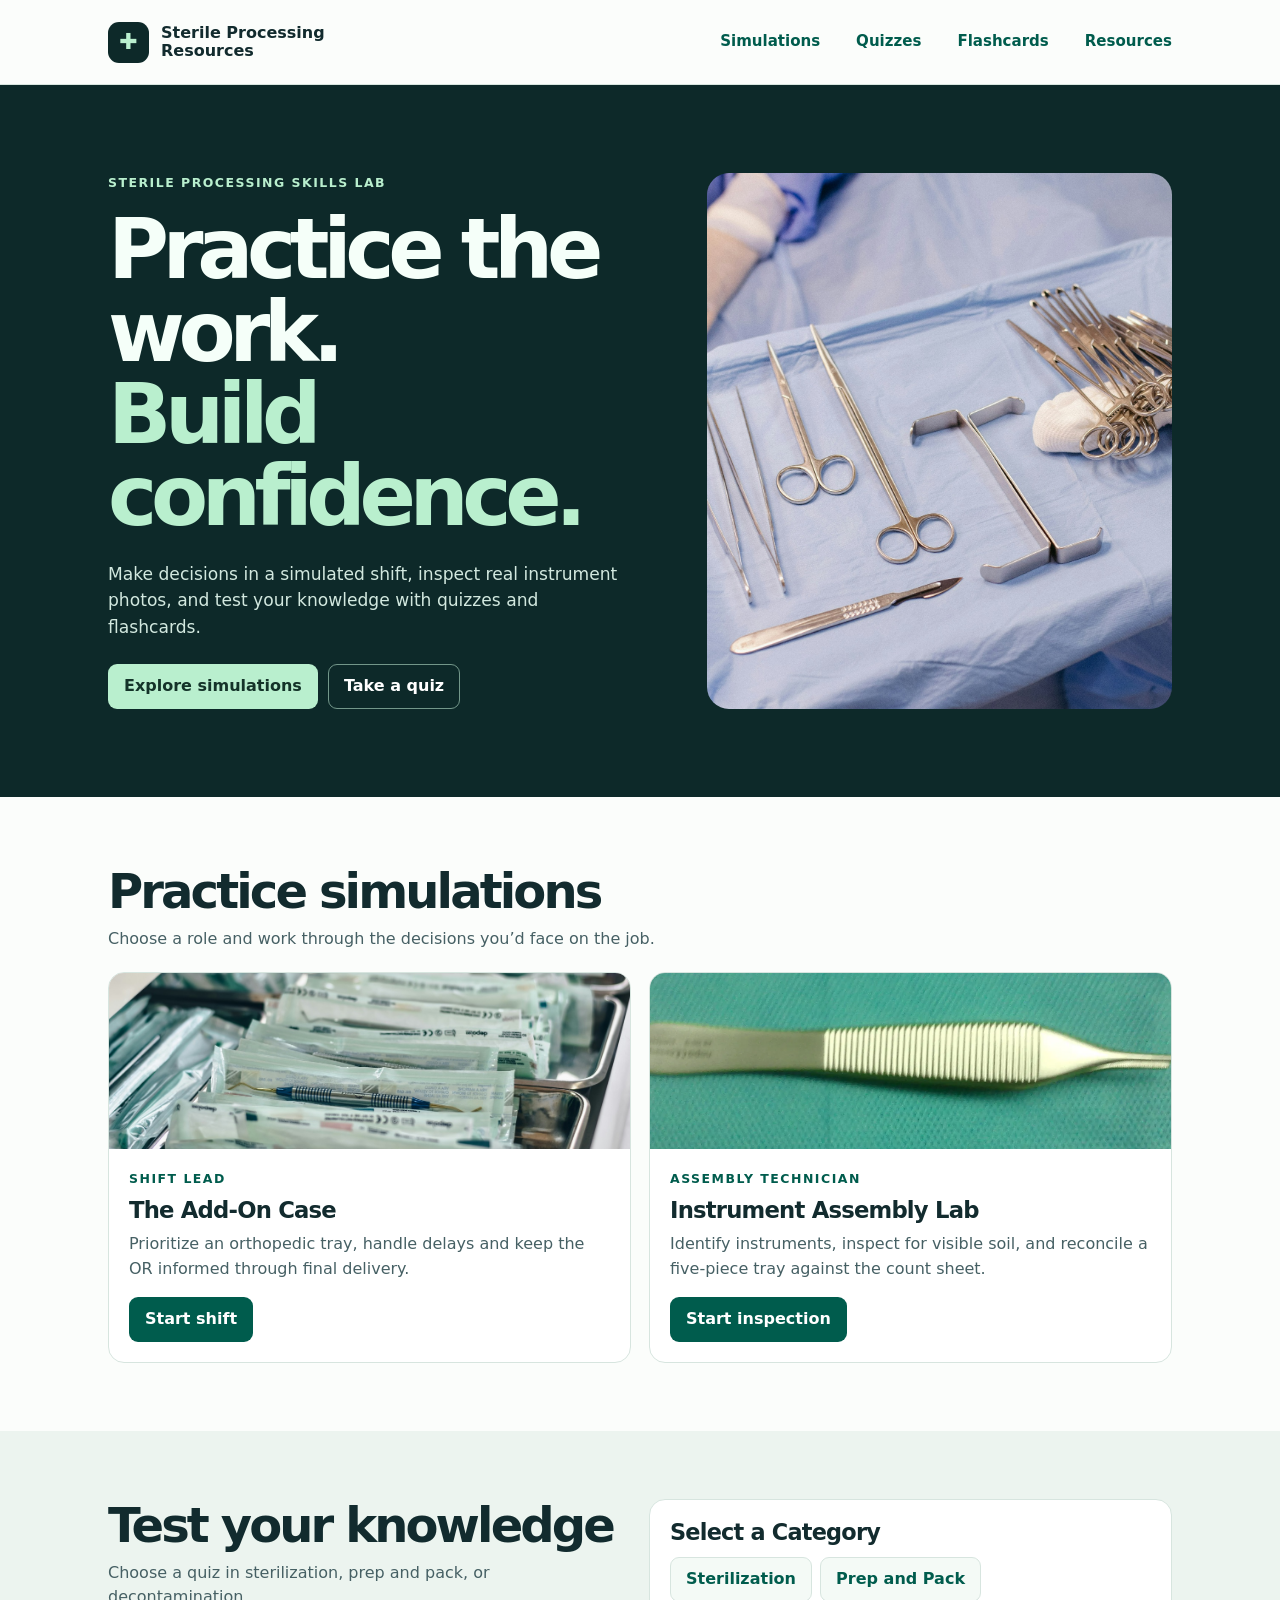
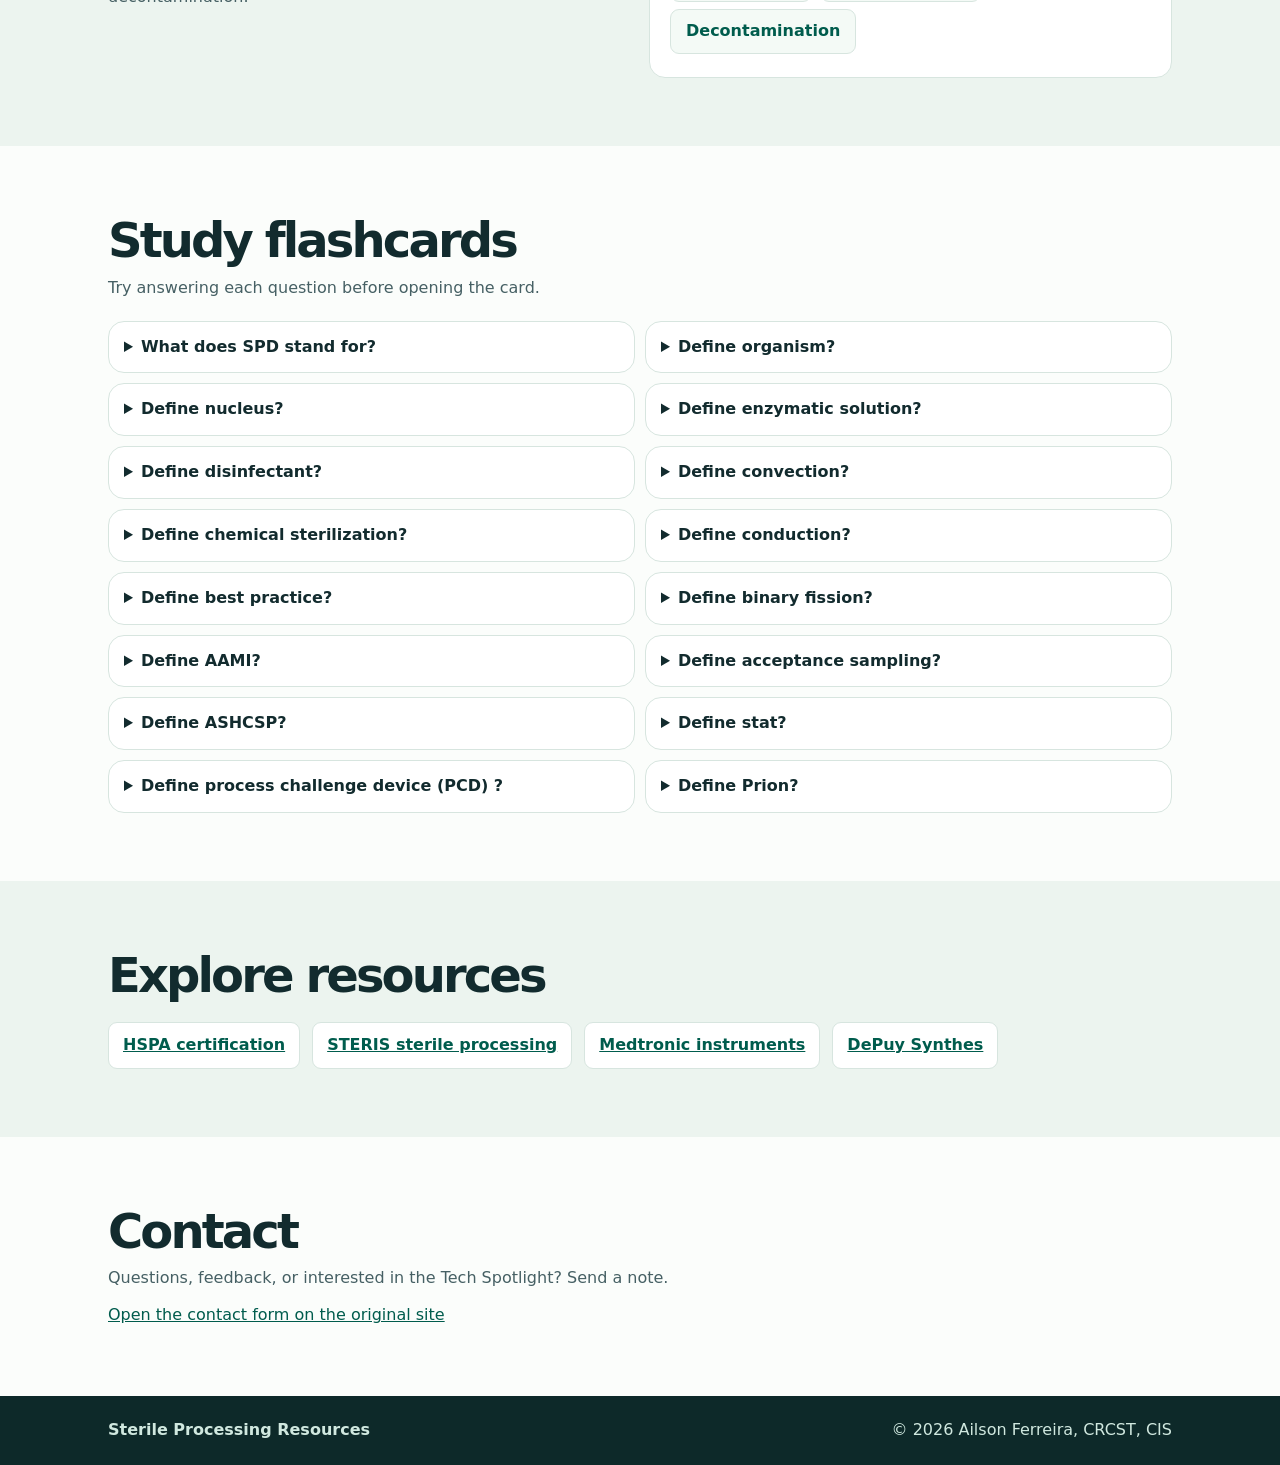
<file: index.html>
<!doctype html>
<html lang="en">
<head><meta charset="utf-8"><meta name="viewport" content="width=device-width, initial-scale=1"><meta name="description" content="Practice sterile processing with interactive simulations, quizzes and flashcards."><title>Sterile Processing Resources | Skills Lab</title><link rel="stylesheet" href="style.css"><script defer src="scritpt.js"></script></head>
<body>
<a class="skip" href="#main">Skip to content</a>
<header class="mast"><div class="shell header"><a class="brand" href="./"><span class="mark" aria-hidden="true">✚</span><span>Sterile Processing<br>Resources</span></a><nav aria-label="Main navigation"><a href="#simulations">Simulations</a><a href="#quizzes">Quizzes</a><a href="#flashcards">Flashcards</a><a href="#resources">Resources</a></nav></div></header>
<main id="main">
<section class="hero"><div class="shell hero-grid"><div class="hero-copy"><p class="eyebrow">STERILE PROCESSING SKILLS LAB</p><h1>Practice the work.<br><em>Build confidence.</em></h1><p class="intro">Make decisions in a simulated shift, inspect real instrument photos, and test your knowledge with quizzes and flashcards.</p><div class="actions"><a class="button primary" href="#simulations">Explore simulations</a><a class="button secondary" href="#quizzes">Take a quiz</a></div></div><figure><img src="instruments3.jpeg" alt="Surgical instruments laid out on a blue work surface" fetchpriority="high"></figure></div></section>
<section id="simulations" class="shell section"><div class="section-head"><h2>Practice simulations</h2><p>Choose a role and work through the decisions you’d face on the job.</p></div>
<div class="sim-grid">
<article class="sim-card"><img src="spd5.jpeg" alt="" loading="lazy"><div class="sim-body"><p class="tag">SHIFT LEAD</p><h3>The Add-On Case</h3><p>Prioritize an orthopedic tray, handle delays and keep the OR informed through final delivery.</p><a class="button primary" href="simulations/">Start shift</a></div></article>
<article class="sim-card"><img src="simulations/instruments/adson.svg" alt="" loading="lazy"><div class="sim-body"><p class="tag">ASSEMBLY TECHNICIAN</p><h3>Instrument Assembly Lab</h3><p>Identify instruments, inspect for visible soil, and reconcile a five-piece tray against the count sheet.</p><a class="button primary" href="simulations/assembly.html">Start inspection</a></div></article>
</div></section>
<section id="quizzes" class="study-band"><div class="shell section study-grid"><div class="section-head"><h2>Test your knowledge</h2><p>Choose a quiz in sterilization, prep and pack, or decontamination.</p></div>
    <div id="quiz-container" class="quiz-container">

        <!-- Category Selection Screen -->
        <div id="category-screen" class="category-screen">
            <h2 class="select-ctg">Select a Category</h2>
            <button onclick="startQuiz('Sterilization')" class="ctg-btn">Sterilization</button>
            <button onclick="startQuiz('Prep and Pack')" class="ctg-btn">Prep and Pack</button>
            <button onclick="startQuiz('Decontamination')" class="ctg-btn">Decontamination</button>
        </div>

        <!-- Active Quiz Screen -->
        <div id="question-screen" style="display: none;" class="question-screen">
            <h2 id="category-title" class="category-title"></h2>
            <p id="question-text" class="question-text"></p>
            <div id="options-container" class="options-container"></div>
        </div>

        <!-- End Game Screen -->
        <div id="result-screen" style="display: none;" class="result-screen">
            <h2>Quiz Completed!</h2>
            <p id="score-text"></p>
            <button onclick="resetQuiz()" class="back-btn">Back to Categories</button>
        </div>
    </div>

</div></section>
<section id="flashcards" class="shell section"><div class="section-head"><h2>Study flashcards</h2><p>Try answering each question before opening the card.</p></div><div class="flashcard-grid"><details class="flashcard"><summary>What does SPD stand for?</summary><p>Sterile Processing Department</p></details><details class="flashcard"><summary>Define organism?</summary><p>Living thing, plant or animal; may be uincellular or malticellular</p></details><details class="flashcard"><summary>Define nucleus?</summary><p>Functional center of a cell that governs activity and heredity</p></details><details class="flashcard"><summary>Define enzymatic solution?</summary><p>Solution containing special enzymes that dissolves proteinaceous materials</p></details><details class="flashcard"><summary>Define disinfectant?</summary><p>Chemical that kills most pathogenic organisms, but not all spores</p></details><details class="flashcard"><summary>Define convection?</summary><p>Process of heat transfer by the circulation of currents form one area to another</p></details><details class="flashcard"><summary>Define chemical sterilization?</summary><p>Porcess using a chemical agent to render a product free of viable microorganisms</p></details><details class="flashcard"><summary>Define conduction?</summary><p>Heat transfer method in which heat is absorbed by an item's exterior surface and passed inward to
                        the next layer</p></details><details class="flashcard"><summary>Define best practice?</summary><p>A method or technique that has consistently shown results superior to those achieve with other
                        means</p></details><details class="flashcard"><summary>Define binary fission?</summary><p>Typical method of bacterial reproduction in which a cell divides into two equal parts</p></details><details class="flashcard"><summary>Define AAMI?</summary><p>Abbreviation for Association for the Advancement of Medical Instrumentation</p></details><details class="flashcard"><summary>Define acceptance sampling?</summary><p>Inspection of a sample from a larger lot to decide whether the lot should be accepted</p></details><details class="flashcard"><summary>Define ASHCSP?</summary><p>Abbreviation for American Society of Healthcare Central Service Personnel</p></details><details class="flashcard"><summary>Define stat?</summary><p>Abbreviation for the Latin "statim," meaning immediately or at once</p></details><details class="flashcard"><summary>Define process challenge device (PCD) ?</summary><p>Object that simulates a predetermined set of conditions when use to test sterilizing agents</p></details><details class="flashcard"><summary>Define Prion?</summary><p>An infectious protein particle that, unlike a virus, contains no nucleic acid, does not trigger
                        an immune response and is not destroyed by extreme heat or cold</p></details></div></section>
<section id="resources" class="study-band"><div class="shell section"><div class="section-head"><h2>Explore resources</h2></div><div class="resources">
<a href="https://myhspa.org/">HSPA certification</a><a href="https://www.steris.com/healthcare/sterile-processing">STERIS sterile processing</a><a href="https://www.medtronic.com/en-us/healthcare-professionals/products/access-instruments.html">Medtronic instruments</a><a href="https://www.jnjmedtech.com/en-US/companies/depuy-synthes">DePuy Synthes</a></div></div></section>
<section id="contact" class="shell section contact"><div><h2>Contact</h2><p>Questions, feedback, or interested in the Tech Spotlight? Send a note.</p></div>
<form name="spr-contact" method="POST" data-netlify="true" hidden id="contact-form"><input type="hidden" name="form-name" value="spr-contact"><label for="full-name">Name</label><input id="full-name" name="full-name" required><label for="email">Email</label><input id="email" name="email" type="email" required><label for="message">Message</label><textarea id="message" name="message" required></textarea><button class="button primary">Send message</button></form>
<p id="contact-link"><a href="https://sterileprocessingresources.netlify.app/#contact">Open the contact form on the original site</a></p></section>
</main>
<footer><div class="shell footer"><strong>Sterile Processing Resources</strong><span>© 2026 Ailson Ferreira, CRCST, CIS</span></div></footer>
</body></html>
</file>
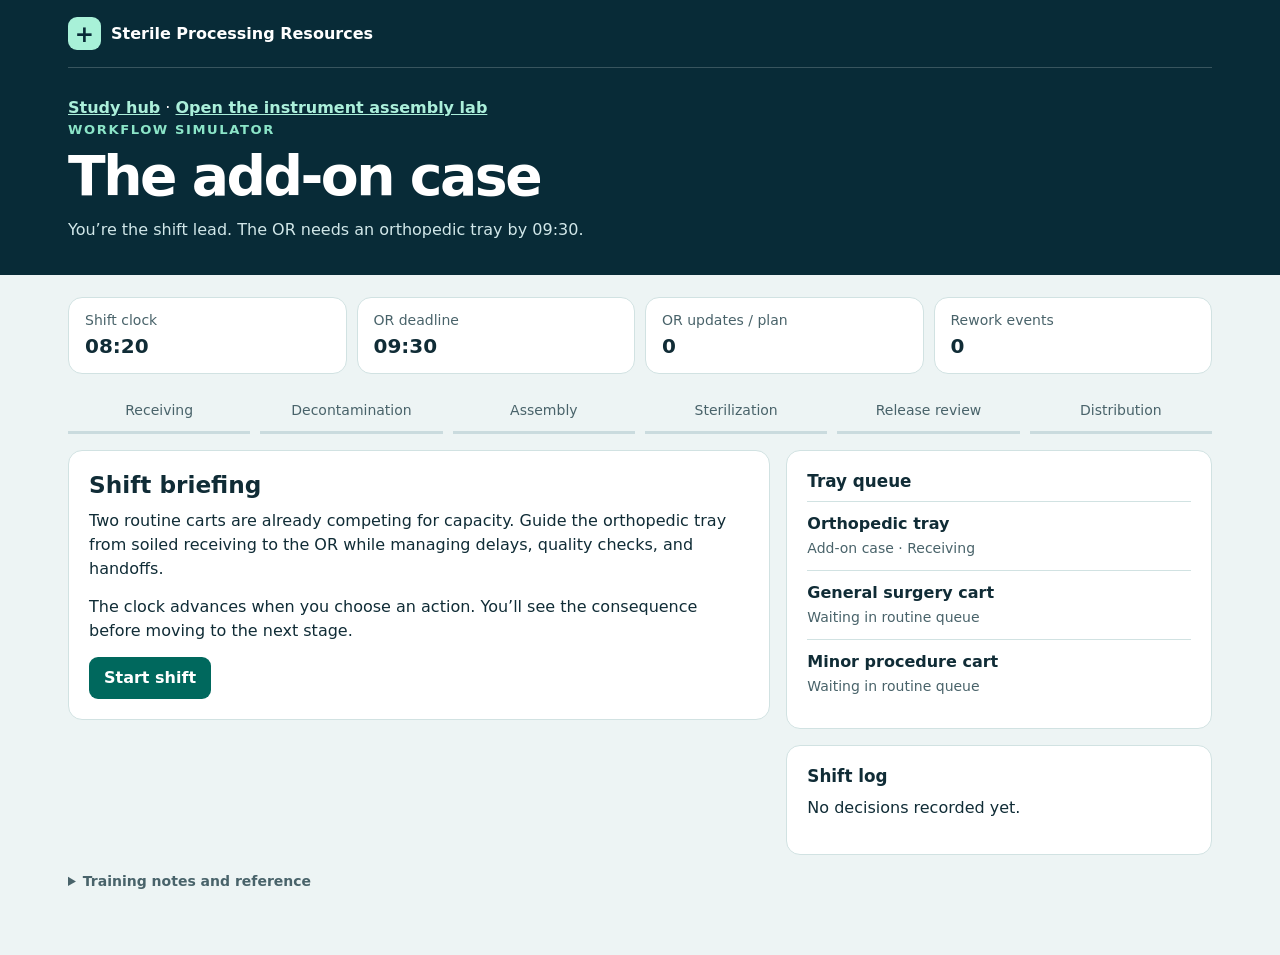
<file: simulations/index.html>
<!doctype html>
<html lang="en">
<head>
<meta charset="utf-8">
<meta name="viewport" content="width=device-width, initial-scale=1">
<meta name="description" content="Practice prioritization, quality checks, and OR communication in a simulated sterile processing shift.">
<title>Sterile Processing Workflow Simulator</title>
<style>
:root{font-family:system-ui,sans-serif;color:#102c36;background:#edf4f4;line-height:1.5;--ink:#092d37;--teal:#00685d;--line:#d1e2e2;--muted:#49636a}*{box-sizing:border-box}body{margin:0}header{background:#082b37;color:#fff}.wrap{max-width:1200px;margin:auto;padding:0 28px}.bar{display:flex;justify-content:space-between;gap:16px;align-items:center;padding-block:17px;border-bottom:1px solid #ffffff32}.brand{display:flex;gap:10px;align-items:center;font-weight:750}.mark{display:grid;place-items:center;width:33px;height:33px;border-radius:9px;background:#a8f1d8;color:#082b37;font-size:23px}.hero{padding-block:28px 33px}.eyebrow{color:#8be5c8;font-weight:750;letter-spacing:.12em;font-size:.82rem;text-transform:uppercase}h1{margin:7px 0;font-size:clamp(2rem,5vw,3.45rem);line-height:1.07;letter-spacing:-.045em}.hero p{margin:12px 0 0;color:#d1e7e9}main{padding-block:22px 32px!important}.metrics,.flow{display:grid;gap:10px}.metrics{grid-template-columns:repeat(4,1fr);margin-bottom:16px}.metric,.card{background:#fff;border:1px solid var(--line);border-radius:14px}.metric{padding:12px 16px}.metric span{display:block;color:var(--muted);font-size:.875rem}.metric strong{font-size:1.25rem}.flow{grid-template-columns:repeat(6,1fr);margin:0 0 16px;padding:0;list-style:none}.flow li{padding:10px 8px;text-align:center;font-size:.875rem;color:var(--muted);border-bottom:3px solid #cadbde}.flow li.active{border-color:var(--teal);color:var(--teal);background:#d9f1e9;font-weight:750;border-radius:8px 8px 0 0}.grid{display:grid;grid-template-columns:1.65fr 1fr;gap:16px;align-items:start}.card{padding:20px;margin-bottom:16px}h2,h3{line-height:1.2;margin:0 0 10px}h2{font-size:1.45rem}h3{font-size:1.05rem}p{margin:0 0 14px}.stage{color:var(--teal);font-size:.875rem;font-weight:750;margin-bottom:8px}.choices{display:grid;gap:9px}button{font:inherit;cursor:pointer;border-radius:9px;font-weight:700}button:focus-visible,a:focus-visible{outline:3px solid #d28100;outline-offset:3px}.choice{background:#f8fbfb;border:1px solid #bcd3d4;text-align:left;color:var(--ink);padding:11px 13px}.choice:hover{background:#e3f4ef;border-color:var(--teal)}.primary,.restart{color:white;border:1px solid transparent;background:var(--teal);padding:8px 14px}.primary:hover{background:#005247}.lab-link{color:#abefda;font-weight:750}.restart{background:transparent;border-color:#8db2b8}.restart:hover{background:#ffffff22}.feedback{margin:0 0 15px;padding:12px;border-left:4px solid var(--teal);background:#edf8f4}.queue{padding:0;margin:0;list-style:none}.queue li{border-top:1px solid var(--line);padding:10px 0}.queue strong{display:block}.queue span,.log time,footer{color:var(--muted);font-size:.875rem}.log{padding-left:20px;margin-bottom:0}.log li{margin:0 0 9px}.log time{display:block;font-weight:700}.logs{max-height:275px;overflow:auto}.results{padding-left:21px}.results li{margin-bottom:7px}a{color:var(--teal)}footer{padding:0 0 24px}summary{cursor:pointer;font-weight:700;margin-bottom:7px}@media(max-width:740px){.grid{grid-template-columns:1fr}.flow{grid-template-columns:repeat(3,1fr)}.wrap{padding-inline:16px}.metrics{grid-template-columns:repeat(2,1fr)}.brand{font-size:.875rem}.card{padding:16px}}
</style>
</head>
<body>
<header><div class="wrap"><div class="bar"><div class="brand"><span class="mark" aria-hidden="true">+</span>Sterile Processing Resources</div><button class="restart" id="restart" hidden>Restart shift</button></div>
<div class="hero"><a class="lab-link" href="../">Study hub</a> · <a class="lab-link" href="assembly.html">Open the instrument assembly lab</a><div class="eyebrow">Workflow simulator</div><h1>The add-on case</h1><p>You’re the shift lead. The OR needs an orthopedic tray by 09:30.</p></div></div></header>
<main class="wrap">
<section class="metrics" aria-label="Shift status" id="metrics"></section>
<ol class="flow" id="flow" aria-label="Orthopedic tray workflow"></ol>
<div class="grid">
<section class="card" id="decision" aria-labelledby="decision-title"></section>
<aside aria-label="Shift activity">
<section class="card"><h3>Tray queue</h3><ul class="queue" id="queue"></ul></section>
<section class="card"><h3>Shift log</h3><div id="timeline"></div></section>
</aside>
</div>
<footer><details><summary>Training notes and reference</summary>
<p>This fictional scenario uses compressed time and simplified queues. For clinical work, follow your facility’s policies and the applicable manufacturer instructions for use. Release decisions require the full set of checks applicable to the load.</p>
<a href="https://www.cdc.gov/infection-control/hcp/disinfection-sterilization/sterilizing-practices.html">CDC sterilizing practices</a>
</details></footer>
</main>
<script>
'use strict';

const stages = ['Receiving', 'Decontamination', 'Assembly', 'Sterilization', 'Release review', 'Distribution'];
const start = 8 * 60 + 20;
const deadline = 9 * 60 + 30;
const steps = [
  {
    title: 'The OR calls with an add-on',
    prompt: 'Three carts arrive together. The orthopedic tray is on the newest cart. Review competing priorities and decide how to respond.',
    choices: [
      { label: 'Confirm the deadline, prioritize the tray, and tell the OR when you’ll update them', time: 3, communication: true, detail: 'You confirmed the case need and established an update plan with the OR.' },
      { label: 'Process the carts in arrival order and defer the OR callback', time: 19, routineFirst: true, detail: 'Both routine carts moved ahead. The orthopedic tray waited and the OR had no estimate.', lesson: 'Confirm urgency and give the OR an update plan before committing the queue.' },
      { label: 'Prioritize the orthopedic tray and start work before calling back', time: 2, detail: 'The tray advanced, but the OR still had no estimate.', lesson: 'Pair prioritization with a clear update to the OR.' }
    ]
  },
  {
    title: 'A device needs a verified cleaning process',
    prompt: 'The orthopedic tray includes an unfamiliar reusable device. The technician can’t confirm the cleaning instructions at the station.',
    choices: [
      { label: 'Hold the device, retrieve the current instructions, and verify the cleaning process', time: 12, detail: 'The technician confirmed the applicable instructions before processing the device.' },
      { label: 'Use the department’s routine cleaning workflow for a similar device', time: 23, rework: true, detail: 'A verification gap was flagged at handoff. The device was held and reprocessed using verified instructions.', lesson: 'Use the specific device’s current instructions for use before processing.' }
    ]
  },
  {
    title: 'Assembly finds a damaged instrument',
    prompt: 'A clamp fails its function check. A compatible, processed spare is available. The OR is waiting for an updated estimate.',
    choices: [
      { label: 'Remove and document the damaged clamp, verify the spare, and update the OR', time: 9, communication: true, detail: 'The damaged clamp was removed from service. The verified spare restored the set and the OR got a revised estimate.' },
      { label: 'Hold the entire tray and ask the OR to reschedule while you wait for a full backup set', time: 23, communication: true, detail: 'The tray stayed on hold until a verified backup arrived. The OR had time to adjust the schedule.', lesson: 'Check for a suitable, verified replacement when a single item fails inspection.' },
      { label: 'Leave the clamp in the set and flag it on the count sheet', time: 20, rework: true, detail: 'The set was stopped before sterilization for a rebuild. A note on the count sheet did not resolve the failed check.', lesson: 'Remove damaged instruments from service and document the action.' }
    ]
  },
  {
    title: 'A sterilizer becomes available',
    prompt: 'A compatible load is ready. The OR asks for a firm delivery time. You can send the load now or wait for the next scheduled run.',
    choices: [
      { label: 'Use the verified compatible cycle and tell the OR the estimate depends on release checks', time: 22, communication: true, detail: 'The load ran on the compatible cycle and the OR received a conditional estimate.' },
      { label: 'Use the next scheduled compatible run and update the OR about the wait', time: 33, communication: true, detail: 'The load ran later. The OR could plan around the wait.', lesson: 'Use the available compliant run when it meets the tray’s requirements and the case need.' }
    ]
  },
  {
    title: 'The release record is incomplete',
    prompt: 'The load is awaiting release. One required monitoring record is missing from the electronic log. A traceable backup record is available for review.',
    choices: [
      { label: 'Hold the load and reconcile the record before authorizing release', time: 8, detail: 'You reconciled the traceable record and verified the applicable release criteria before release.' },
      { label: 'Try to release the tray based on the checks already visible', time: 19, rework: true, detail: 'Release was blocked. The tray stayed on hold while the missing record was reconciled and the release review repeated.', lesson: 'Keep the load on hold until all required information and release criteria are verified.' }
    ]
  },
  {
    title: 'The tray is cleared for distribution',
    prompt: 'The package is intact and the release record is complete. The tray needs to reach the correct OR pickup point.',
    choices: [
      { label: 'Confirm the destination, record the handoff, and notify the OR', time: 6, communication: true, detail: 'The tray was delivered to the confirmed pickup point and the handoff was recorded.' },
      { label: 'Send it with the general cart and let the OR locate it', time: 17, detail: 'The tray reached the OR after a search, and the handoff was documented late.', lesson: 'Confirm the destination and record the handoff for traceability.' }
    ]
  }
];

const element = id => document.getElementById(id);
const clock = minutes => String(Math.floor(minutes / 60)).padStart(2, '0') + ':' + String(minutes % 60).padStart(2, '0');
let state;

function reset() {
  state = { index: 0, minute: start, entries: [], pending: null, started: false };
  render();
}

function choose(choice) {
  if (state.pending || state.index >= steps.length) return;
  state.minute += choice.time;
  state.pending = choice;
  state.entries.push({ ...choice, minute: state.minute });
  render(true);
}

function render(focus = false) {
  const complete = state.index === steps.length;
  const busy = state.started && !complete;
  const current = Math.min(state.index, stages.length - 1);
  const counts = {
    rework: state.entries.filter(entry => entry.rework).length,
    updates: state.entries.filter(entry => entry.communication).length
  };
  element('restart').hidden = !state.started;
  element('metrics').innerHTML = [
    ['Shift clock', clock(state.minute)],
    ['OR deadline', clock(deadline)],
    ['OR updates / plan', counts.updates],
    ['Rework events', counts.rework]
  ].map(([label, value]) => '<div class="metric"><span>' + label + '</span><strong>' + value + '</strong></div>').join('');
  element('flow').innerHTML = stages.map((stage, index) => {
    const active = busy && current === index;
    return '<li' + (active ? ' class="active" aria-current="step"' : '') + '>' + (index < state.index ? '✓ ' : '') + stage + '</li>';
  }).join('');
  const ortho = complete ? 'Delivered at ' + clock(state.minute) :
    state.pending ? 'Decision recorded · ' + stages[current] : stages[current];
  const routine = state.entries[0]?.routineFirst ? 'Moved ahead at intake' : 'Waiting in routine queue';
  element('queue').innerHTML = '<li><strong>Orthopedic tray</strong><span>Add-on case · ' + ortho + '</span></li>' +
    '<li><strong>General surgery cart</strong><span>' + routine + '</span></li>' +
    '<li><strong>Minor procedure cart</strong><span>' + routine + '</span></li>';
  element('timeline').innerHTML = state.entries.length
    ? '<div class="logs"><ol class="log" reversed>' + [...state.entries].reverse().map(entry =>
      '<li><time>' + clock(entry.minute) + '</time><strong>' + entry.label + '</strong><br>' + entry.detail + '</li>').join('') + '</ol></div>'
    : '<p>No decisions recorded yet.</p>';
  const decision = element('decision');
  if (!state.started) {
    decision.innerHTML = '<h2 id="decision-title" tabindex="-1">Shift briefing</h2><p>Two routine carts are already competing for capacity. Guide the orthopedic tray from soiled receiving to the OR while managing delays, quality checks, and handoffs.</p><p>The clock advances when you choose an action. You’ll see the consequence before moving to the next stage.</p><button class="primary" id="begin">Start shift</button>';
    element('begin').onclick = () => { state.started = true; render(true); };
  } else if (complete) {
    const difference = state.minute - deadline;
    const timing = difference > 0 ? difference + ' min late' : difference < 0 ? -difference + ' min early' : 'on time';
    const lessons = state.entries.filter(entry => entry.lesson);
    decision.innerHTML = '<div class="stage">Shift debrief</div><h2 id="decision-title" tabindex="-1">Tray delivered ' + timing +
      '</h2><p>Documented OR handoff completed at ' + clock(state.minute) + '. The tray cleared the simulated release checks before delivery.</p>' +
      '<p><strong>' + counts.rework + '</strong> rework events · <strong>' + counts.updates + '</strong> OR updates or communication plans</p>' +
      (lessons.length ? '<h3>What to try next time</h3><ul class="results">' + lessons.map(entry => '<li>' + entry.lesson + '</li>').join('') + '</ul>' :
        '<p>You followed the verified workflow, handled the damaged instrument, and kept the OR informed.</p>') +
      '<button class="primary" id="replay">Play again</button>';
    element('replay').onclick = () => { reset(); element('begin').focus(); };
  } else {
    const step = steps[current];
    decision.innerHTML = '<div class="stage">' + stages[current] + ' · ' + (current + 1) + ' of ' + stages.length + '</div>' +
      '<h2 id="decision-title" tabindex="-1">' + step.title + '</h2><p>' + step.prompt + '</p>';
    if (state.pending) {
      decision.insertAdjacentHTML('beforeend', '<div class="feedback" id="outcome" tabindex="-1"><strong>Decision outcome · +' + state.pending.time +
        ' min</strong><p>' + state.pending.detail + '</p></div><button class="primary" id="next">' + (current === stages.length - 1 ? 'View debrief' : 'Continue') + '</button>');
      element('next').onclick = () => { state.pending = null; state.index++; render(true); };
    } else {
      const choices = document.createElement('div');
      choices.className = 'choices';
      step.choices.forEach(choice => {
        const button = document.createElement('button');
        button.className = 'choice';
        button.textContent = choice.label;
        button.onclick = () => choose(choice);
        choices.append(button);
      });
      decision.append(choices);
    }
  }
  if (focus) (element('outcome') || element('decision-title')).focus();
}

element('restart').onclick = () => {
  if (state.index < steps.length && !window.confirm('Restart this shift and clear your decisions?')) return;
  reset();
  element('begin').focus();
};
reset();
</script>
</body>
</html>
</file>
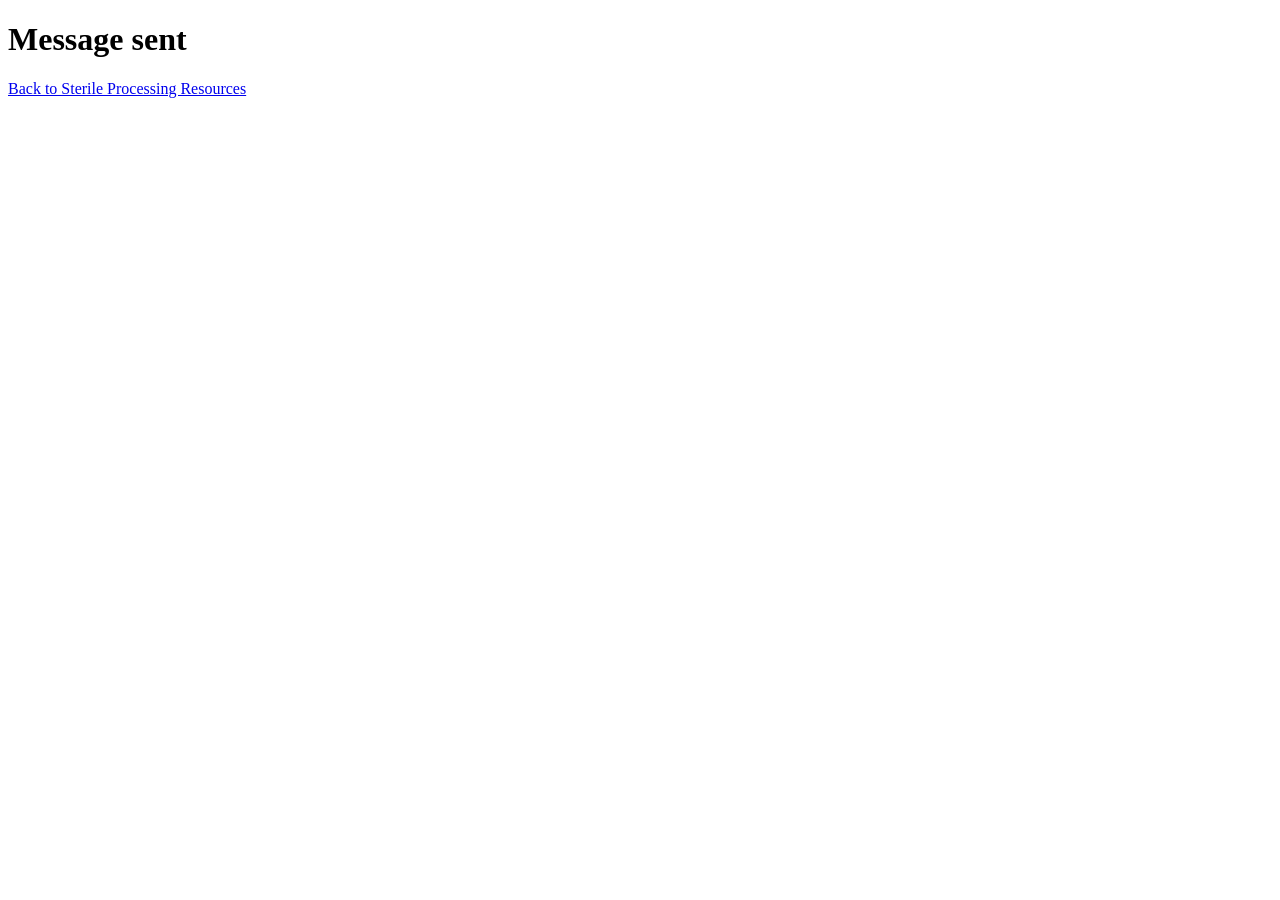
<file: contact-sent.html>
<!doctype html><html lang="en"><meta charset="utf-8"><meta name="viewport" content="width=device-width"><title>Message sent</title><h1>Message sent</h1><p><a href="https://sterile-processing-resources.richcrane257.chatgpt.site/">Back to Sterile Processing Resources</a></p></html>
</file>
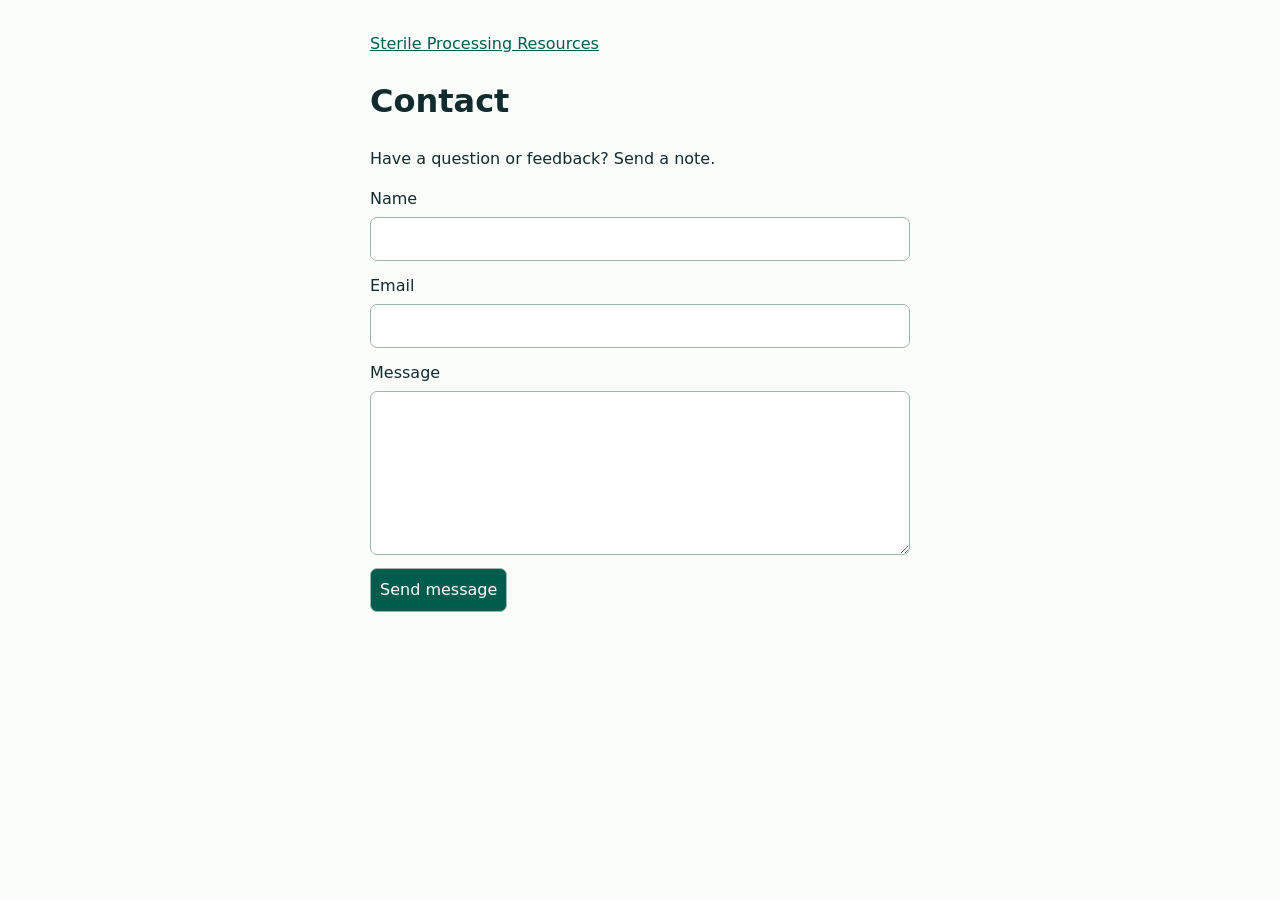
<file: contact.html>
<!doctype html>
<html lang="en">
<head><meta charset="utf-8"><meta name="viewport" content="width=device-width,initial-scale=1"><title>Contact | Sterile Processing Resources</title><style>body{font:16px/1.5 system-ui;color:#122b2e;background:#fbfdfb;margin:32px auto;padding:0 20px;max-width:540px}form,label{display:grid;gap:6px}form{gap:13px}input,textarea,button{font:inherit;padding:9px;border:1px solid #9bb7ac;border-radius:7px}button{background:#005c4d;color:white;justify-self:start}a{color:#005c4d}</style></head>
<body><main><p><a href="https://sterile-processing-resources.richcrane257.chatgpt.site/">Sterile Processing Resources</a></p><h1>Contact</h1><p>Have a question or feedback? Send a note.</p>
<form name="spr-contact" method="POST" data-netlify="true" action="/contact-sent.html">
<input type="hidden" name="form-name" value="spr-contact">
<label>Name <input name="full-name" autocomplete="name" required></label>
<label>Email <input name="email" type="email" autocomplete="email" required></label>
<label>Message <textarea name="message" rows="6" required></textarea></label>
<button type="submit">Send message</button></form></main></body></html>
</file>
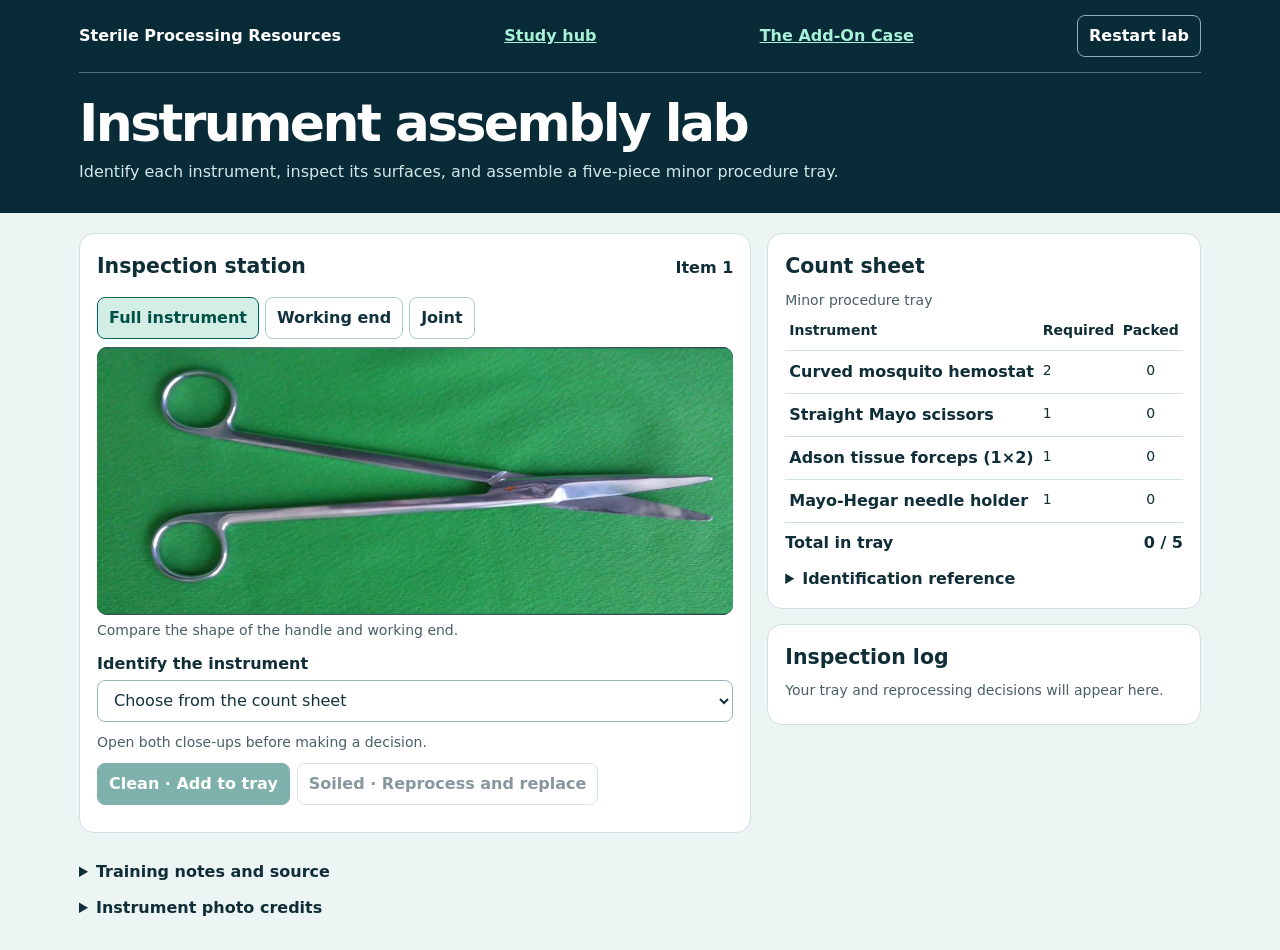
<file: simulations/assembly.html>
<!doctype html>
<html lang="en">
<head>
<meta charset="utf-8">
<meta name="viewport" content="width=device-width, initial-scale=1">
<meta name="description" content="Identify and inspect surgical instruments and assemble a simulated tray using a count sheet.">
<title>Instrument Assembly Lab | Sterile Processing Resources</title>
<style>
:root{font-family:system-ui,sans-serif;line-height:1.5;color:#102e38;background:#edf4f4;--line:#cfe0e0;--muted:#475f66;--teal:#00665a}*{box-sizing:border-box}body{margin:0}header{background:#082b37;color:white}.wrap{max-width:1170px;margin:auto;padding-inline:24px}.top{display:flex;align-items:center;justify-content:space-between;gap:15px;flex-wrap:wrap;padding-block:15px;border-bottom:1px solid #54717b}.brand{font-weight:750}.top a{color:#a8f1d8;font-weight:700}header section{padding-block:22px 29px}h1,h2,h3,p{margin:0}h1{font-size:clamp(2rem,5vw,3.25rem);letter-spacing:-.05em;line-height:1.1;margin-bottom:8px}header p{color:#d2e8e9}main{padding-block:20px 30px}.grid{display:grid;grid-template-columns:minmax(0,1.55fr) minmax(0,1fr);gap:16px;align-items:start}.panel{background:#fff;border:1px solid var(--line);border-radius:15px;padding:17px;margin-bottom:15px}.small,.help{font-size:.875rem;color:var(--muted)}h2{font-size:1.28rem;margin-bottom:7px}h3{font-size:1rem;margin-bottom:7px}.workspace-head{display:flex;align-items:baseline;justify-content:space-between;gap:12px;flex-wrap:wrap}.views{display:flex;gap:6px;flex-wrap:wrap;margin:8px 0}button,select{font:inherit;border-radius:8px;min-height:42px}button{cursor:pointer;font-weight:700;padding:7px 11px;border:1px solid #aecbcc;background:#fff;color:#12333e}button:hover:not(:disabled){border-color:var(--teal);background:#e6f5f0}button[aria-pressed=true]{background:#d3eee5;border-color:var(--teal);color:#004f45}button.primary{background:var(--teal);color:white;border-color:var(--teal)}button.primary:hover:not(:disabled){background:#005146;color:white}button:disabled{cursor:default;opacity:.5}select{padding:6px 12px;background:white;border:1px solid #9ab8ba;color:#12333e;width:100%}button:focus-visible,select:focus-visible,a:focus-visible,summary:focus-visible{outline:3px solid #c77700;outline-offset:3px}canvas{width:100%;height:auto;display:block;border-radius:10px;background:#15343f}figure{margin:0}figcaption{font-size:.875rem;color:var(--muted);margin:5px 0 11px}.inspection{border:0;padding:0;margin:0;min-width:0}.field{margin-bottom:10px}label{display:block;font-weight:700;margin-bottom:4px}.actions{display:flex;gap:7px;flex-wrap:wrap;margin:10px 0}.notice{margin-top:9px;padding:10px;border-left:4px solid var(--teal);background:#eaf7f1}.notice.warn{background:#fff2de;border-color:#a35c00}.notice:empty{display:none}.sheet{width:100%;border-collapse:collapse;margin:8px 0}.sheet caption{text-align:left;color:var(--muted);font-size:.875rem}.sheet th,.sheet td{padding:9px 4px;text-align:left;border-bottom:1px solid var(--line);vertical-align:top}.sheet th[scope=col],.sheet td{font-size:.875rem}.sheet th[scope=row]{font-weight:650}.sheet th:last-child,.sheet td:last-child{text-align:center}.done{color:var(--teal);font-weight:750}.sheet-total{display:flex;justify-content:space-between;gap:12px}.log{padding-inline-start:20px;margin:6px 0 0;max-height:250px;overflow:auto}.log li{padding:4px 0}.ref{margin-top:12px}.ref a{color:var(--teal)}summary{font-weight:700;cursor:pointer}.ref p{margin:6px 0}.result{padding:12px;background:#eaf7f1;border-radius:9px;margin:10px 0}.result p+ p{margin-top:8px}.result button{margin-top:12px}.top button{background:transparent;color:#fff;border-color:#91aeb5}.top button:hover{background:#264753}.help{margin:5px 0} [hidden]{display:none!important}@media(max-width:760px){.grid{grid-template-columns:1fr}.wrap{padding-inline:14px}.panel{padding:13px}.sheet th,.sheet td{padding:7px 4px}}
</style>
<script defer src="assembly.js"></script>
</head>
<body>
<header><div class="wrap"><div class="top"><span class="brand">Sterile Processing Resources</span><a href="../">Study hub</a><a href="./">The Add-On Case</a><button type="button" id="restart">Restart lab</button></div>
<section><h1>Instrument assembly lab</h1><p>Identify each instrument, inspect its surfaces, and assemble a five-piece minor procedure tray.</p></section></div></header>
<main class="wrap">
<div class="grid">
<section class="panel" aria-labelledby="station-title">
<div class="workspace-head"><h2 id="station-title" tabindex="-1">Inspection station</h2><strong id="piece"></strong></div>
<div id="work">
<div class="views" role="group" aria-label="Instrument view">
<button type="button" data-view="full">Full instrument</button>
<button type="button" data-view="tip">Working end</button>
<button type="button" data-view="joint" id="joint-view">Joint</button>
</div>
<figure><canvas id="instrument" width="1140" height="480" role="img" aria-label="Simulated instrument illustration"></canvas><figcaption id="view-caption"></figcaption></figure>
<fieldset class="inspection">
<div class="field"><label for="identity">Identify the instrument</label><select id="identity"><option value="">Choose from the count sheet</option></select></div>
<div id="observations" hidden>
<label for="finding">Choose the location of visible soil</label>
<select id="finding"><option value="">Select a location</option><option value="tip">Working end</option><option value="joint" id="joint-option">Joint</option></select>
</div>
<p class="help" id="requirements">Open both close-ups before making a decision.</p>
<div class="actions">
<button type="button" id="add" class="primary" disabled>Clean · Add to tray</button>
<button type="button" id="return" disabled>Soiled · Reprocess and replace</button>
<button type="button" id="cancel" hidden>Cancel soil finding</button>
</div>
</fieldset>
</div>
<div id="notice" class="notice" role="status"></div>
<div class="actions" id="advance" hidden><button id="next" class="primary" type="button"></button></div>
<div id="debrief" hidden></div>
</section>
<aside aria-label="Count sheet and activity">
<section class="panel"><h2>Count sheet</h2><table class="sheet">
<caption>Minor procedure tray</caption>
<thead><tr><th scope="col">Instrument</th><th scope="col">Required</th><th scope="col">Packed</th></tr></thead><tbody id="counts"></tbody></table>
<div class="sheet-total"><strong>Total in tray</strong><strong id="tray-total" aria-live="polite"></strong></div>
<details class="ref"><summary>Identification reference</summary><ul id="reference"></ul></details>
</section>
<section class="panel"><h2>Inspection log</h2><p id="empty-log" class="small">Your tray and reprocessing decisions will appear here.</p><ol class="log" id="history" reversed></ol></section>
</aside>
</div>
<details class="ref"><summary>Training notes and source</summary><p>The inspection views use instrument photographs with simulated visible soil. This exercise covers visual identification, visible soil, and count reconciliation. In clinical work, follow your current manufacturer instructions for use and facility policies for inspection, testing, and reprocessing.</p><a href="https://www.cdc.gov/infection-control/hcp/disinfection-sterilization/cleaning.html">CDC guidance on instrument cleaning</a></details>
<details class="ref"><summary>Instrument photo credits</summary>
<ul>
<li><a href="https://commons.wikimedia.org/wiki/File:Mayo_scissors_02.jpg">Mayo scissors 02</a> by Saltanat ebli, CC0.</li>
<li><a href="https://commons.wikimedia.org/wiki/File:Adson_06.jpg">Adson 06</a> and <a href="https://commons.wikimedia.org/wiki/File:Adson_05.jpg">Adson 05</a> (working-end close-up) by SnowBink, CC0.</li>
<li><a href="https://commons.wikimedia.org/wiki/File:Curved_Hemostatic_Mosquito_Forceps_of_Dr._John_Hersel_Gladney_-_DPLA_-_ab73c6459d190ec886a8f43831b2ca7b_(page_1).jpg">Curved hemostatic mosquito forceps</a> from the Missouri Historical Society, No Copyright – United States.</li>
<li><a href="https://commons.wikimedia.org/wiki/File:Ig%C5%82otrzymacz_Hegar.jpg">Hegar needle holder</a> by Bialo-zielony, <a href="https://creativecommons.org/licenses/by-sa/4.0/">CC BY-SA 4.0</a>. Rotated and cropped, with the adaptation under the same license.</li>
</ul><p>Photos are cropped and rotated as needed. Simulated soil is added during the exercise.</p></details>
</main>
</body>
</html>
</file>
<file: style.css>
:root{color-scheme:light;--ink:#122b2e;--muted:#466064;--green:#005c4d;--deep:#0d2929;--line:#d7e5df;--mist:#ecf4ef;--mint:#b9efce;font:16px/1.55 system-ui,sans-serif}
*{box-sizing:border-box}body{margin:0;color:var(--ink);background:#fbfdfb}a{color:var(--green)}button,input,textarea{font:inherit}a,button,summary{touch-action:manipulation}a:focus-visible,button:focus-visible,summary:focus-visible,input:focus-visible,textarea:focus-visible{outline:3px solid #c26b16;outline-offset:4px}.skip{position:absolute;top:8px;left:8px;z-index:1;transform:translateY(-200%);background:white;padding:10px}.skip:focus{transform:none}.shell{max-width:1160px;margin-inline:auto;padding-inline:clamp(18px,4vw,48px)}.mast{background:#fbfdfb;border-bottom:1px solid var(--line)}.header{min-height:84px;display:flex;align-items:center;justify-content:space-between;gap:16px}.brand{color:var(--ink);display:flex;gap:12px;align-items:center;font-weight:800;line-height:1.12;text-decoration:none}.mark{display:grid;place-items:center;background:var(--deep);color:var(--mint);width:41px;height:41px;border-radius:11px;font-size:22px}.header nav{display:flex;gap:clamp(12px,3vw,36px);flex-wrap:wrap}.header nav a{font-size:.94rem;font-weight:700;text-decoration:none}.header nav a:hover{text-decoration:underline}.hero{background:var(--deep);color:#f5fff9}.hero-grid{display:grid;grid-template-columns:1fr .87fr;align-items:center;gap:clamp(22px,5vw,66px);padding-block:clamp(38px,7vw,88px)}figure{margin:0;overflow:hidden;border-radius:22px;height:100%;min-height:275px}.hero img{display:block;width:100%;height:100%;object-fit:cover}.hero h1,h2,h3,p{margin:0}.eyebrow,.tag{font-size:.78rem;font-weight:800;letter-spacing:.12em}.eyebrow{color:var(--mint);margin-bottom:17px}.hero h1{font-size:clamp(2.8rem,6.5vw,5.45rem);letter-spacing:-.077em;line-height:.99;font-weight:780}.hero h1 em{font-style:normal;color:var(--mint)}.intro{max-width:47ch;margin-top:22px;color:#d2e8df;font-size:1.07rem}.actions{display:flex;gap:10px;flex-wrap:wrap;margin-top:24px}.button,.ctg-btn,.options-container button,.back-btn{display:inline-flex;align-items:center;justify-content:center;min-height:44px;border-radius:9px;padding:9px 15px;font-weight:750;border:1px solid var(--line);cursor:pointer;text-decoration:none}.primary{background:var(--green);color:#fff;border-color:transparent}.primary:hover{background:#004a3e}.hero .primary{background:var(--mint);color:#143329}.hero .primary:hover{background:#d3f9df}.secondary{color:white;border-color:#73978a}.secondary:hover{background:#244641}.section{padding-block:clamp(34px,6vw,68px)}.section-head{margin-bottom:20px}h2{font-size:clamp(1.8rem,4.3vw,3rem);letter-spacing:-.06em;line-height:1.1;margin-bottom:9px}h3{font-size:1.42rem;letter-spacing:-.035em;line-height:1.16}.section-head p,.sim-body>p:not(.tag),.contact p{color:var(--muted)}.sim-grid,.study-grid{display:grid;grid-template-columns:repeat(2,minmax(0,1fr));gap:18px}.sim-card,.quiz-container,.flashcard{border:1px solid var(--line);background:#fff;border-radius:16px}.sim-card{overflow:hidden;display:flex;flex-direction:column}.sim-card img{height:176px;width:100%;object-fit:cover;display:block}.sim-body{padding:20px;display:flex;flex-direction:column;align-items:flex-start;flex:1;gap:9px}.tag{color:var(--green)}.sim-body .button{margin-top:auto}.sim-body>p:not(.tag){margin-bottom:6px}.study-band{background:var(--mist)}.study-grid{align-items:start}.quiz-container{padding:20px}.quiz-container h2{font-size:1.4rem;letter-spacing:-.035em}.ctg-btn,.options-container button,.back-btn{background:#f4faf6;color:var(--green);text-align:left;margin:4px 3px 3px 0}.ctg-btn:hover,.options-container button:hover,.back-btn:hover{background:#d8efe1;border-color:#78a99a}.options-container{display:grid;gap:5px;margin-top:12px}.flashcard-grid{display:grid;grid-template-columns:repeat(2,minmax(0,1fr));gap:10px}.flashcard{padding:13px 15px}.flashcard summary{font-weight:700;cursor:pointer}.flashcard[open] summary{margin-bottom:7px}.flashcard p{color:var(--muted)}.resources{display:flex;gap:12px;flex-wrap:wrap}.resources a{background:white;border:1px solid var(--line);border-radius:9px;padding:10px 14px;font-weight:650}.contact form{display:grid;gap:7px;max-width:560px;margin-top:16px}.contact input,.contact textarea{border:1px solid #9bb7ac;border-radius:7px;padding:9px}.contact .button{justify-self:start}.contact>p{margin-top:12px}footer{background:var(--deep);color:#d0e8df}.footer{display:flex;justify-content:space-between;gap:12px;flex-wrap:wrap;padding-block:22px}[hidden]{display:none!important}@media(max-width:720px){.hero-grid,.sim-grid,.study-grid,.flashcard-grid{grid-template-columns:1fr}.header{padding-block:14px;align-items:flex-start;flex-direction:column}.hero figure{height:240px;min-height:0}.sim-card img{height:150px}}
</file>
